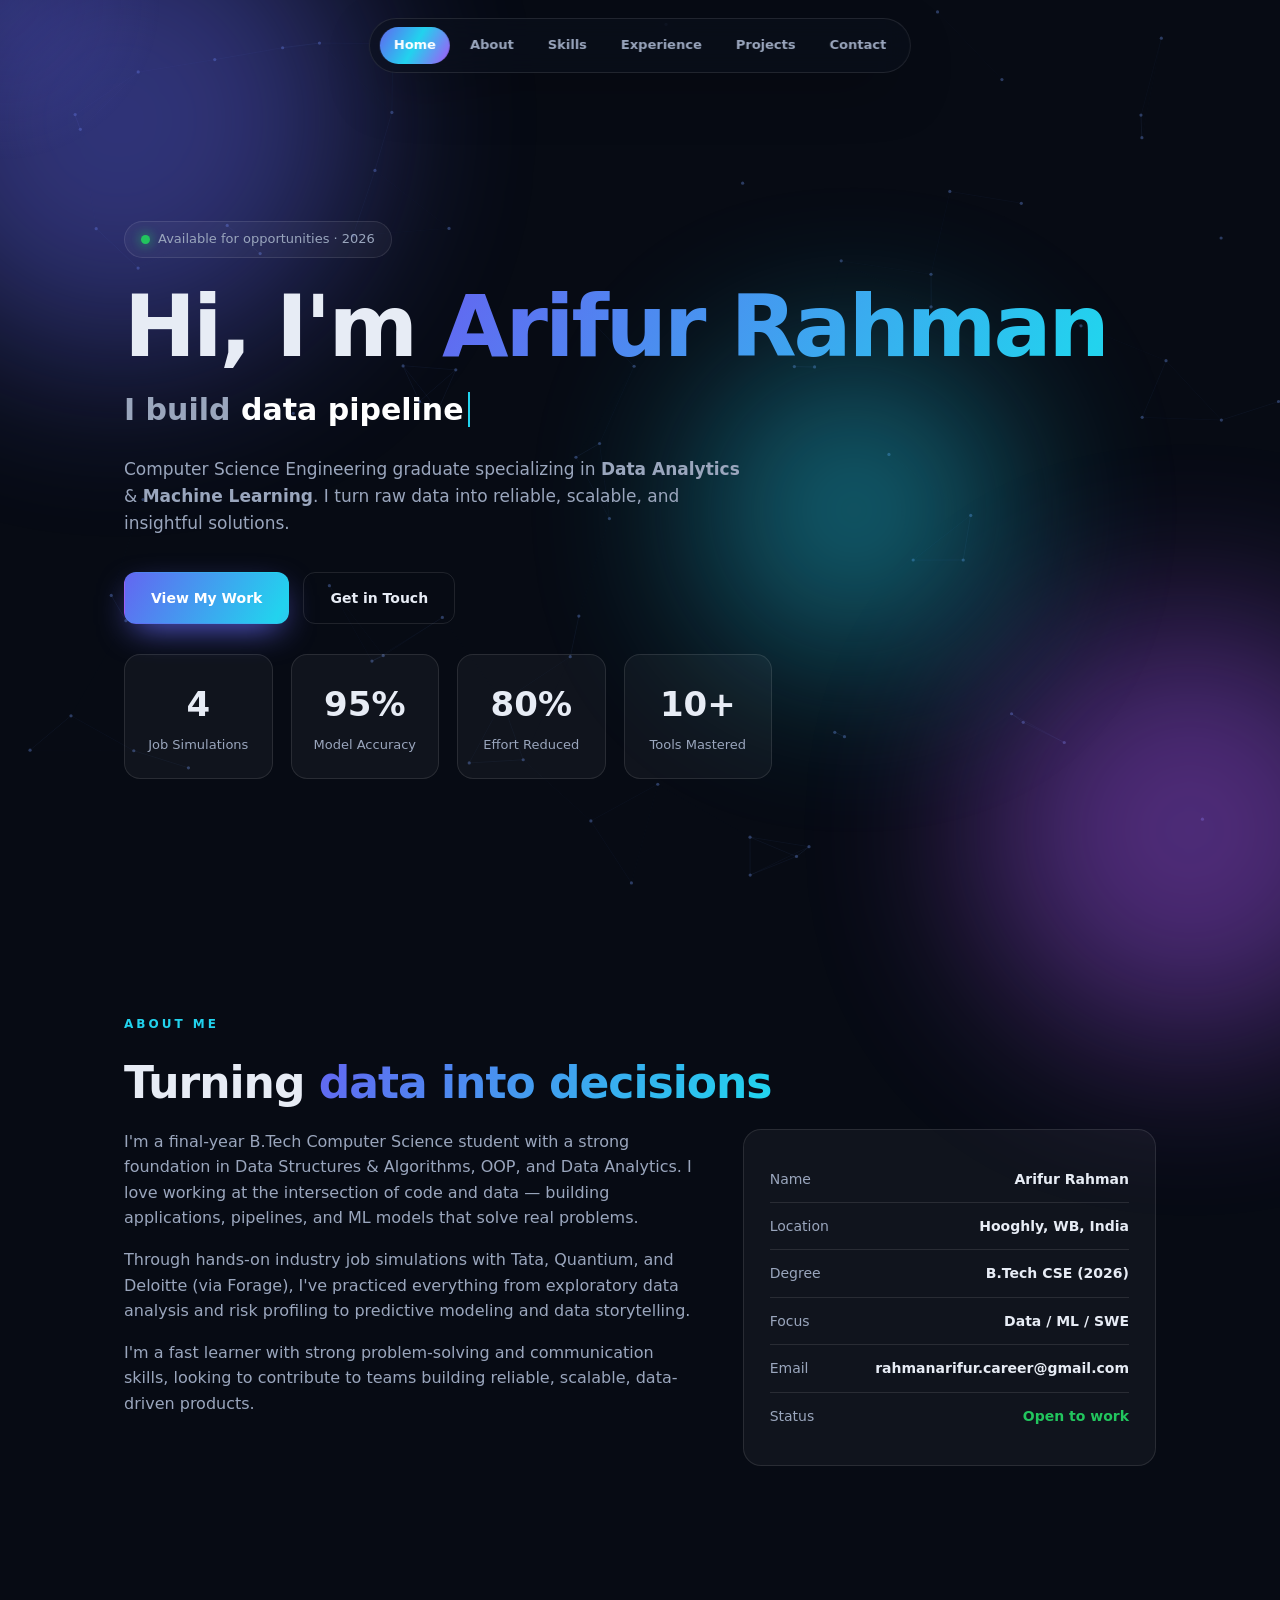
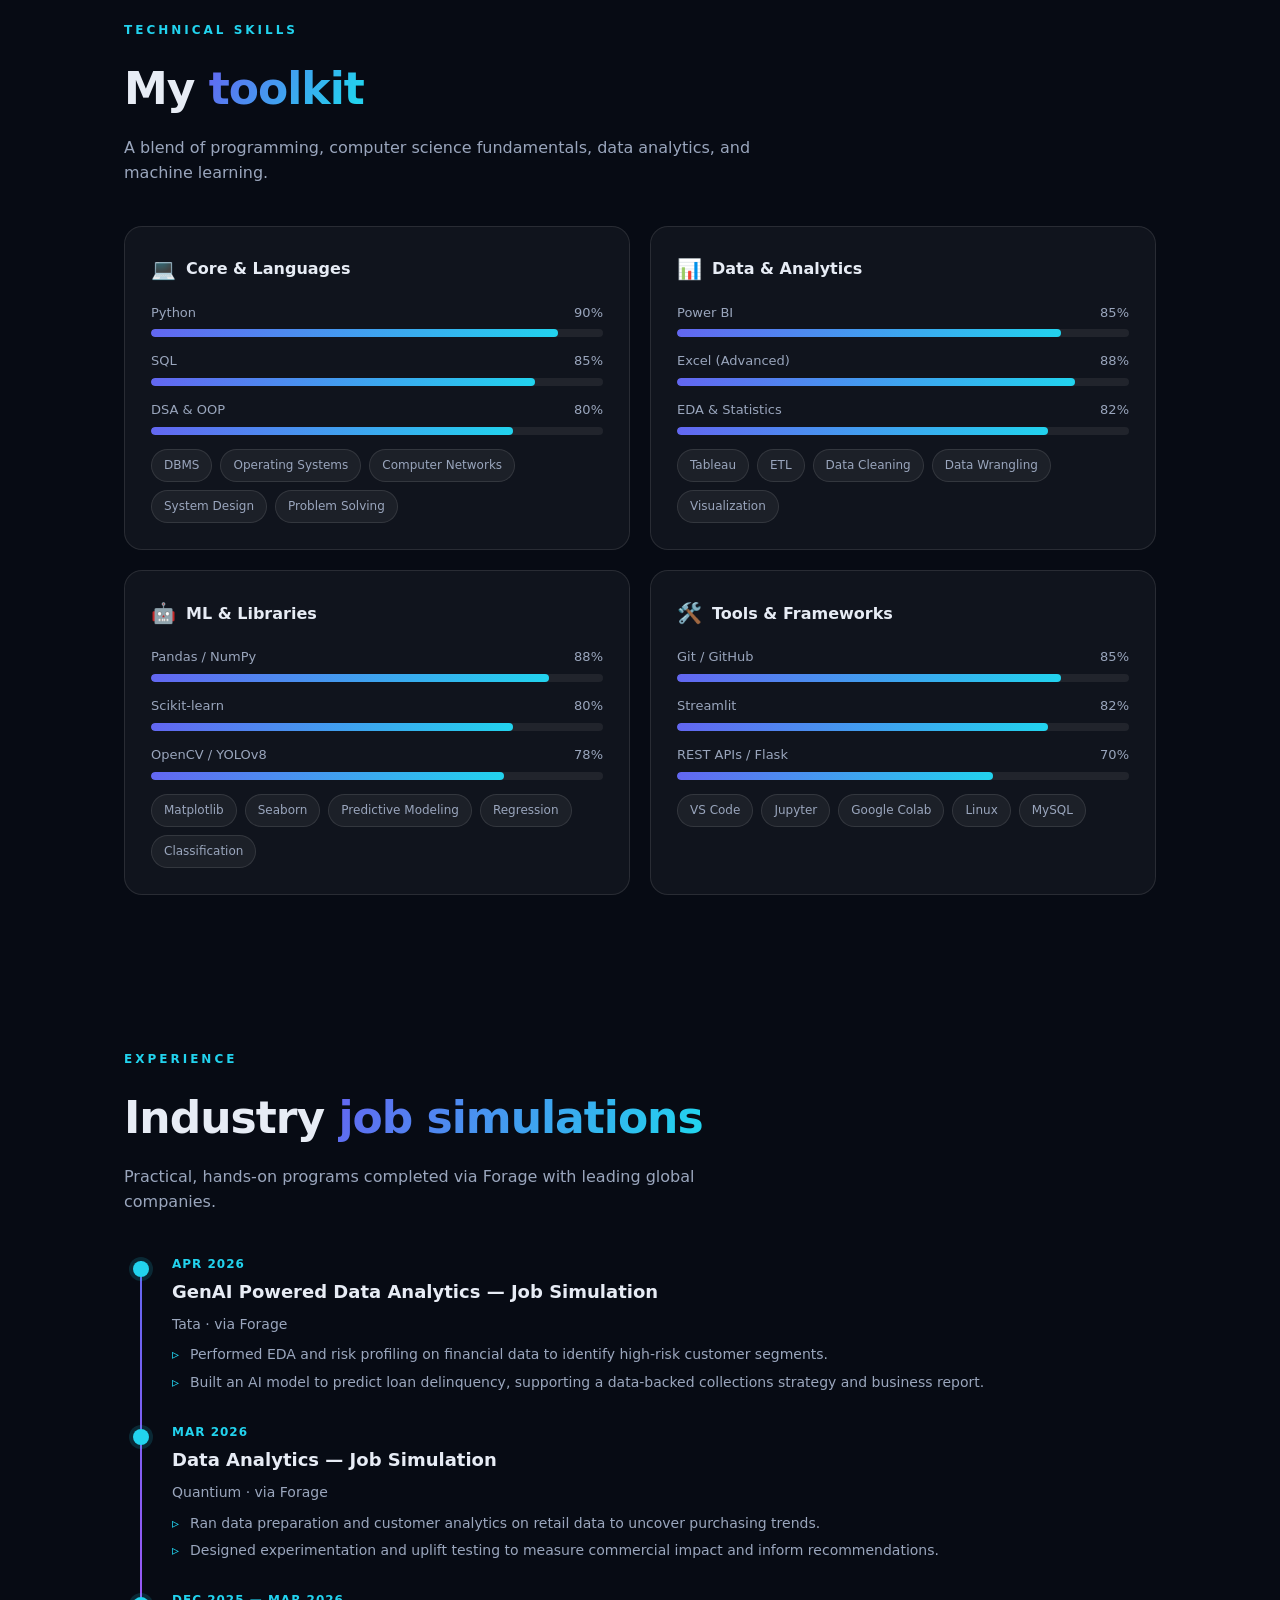
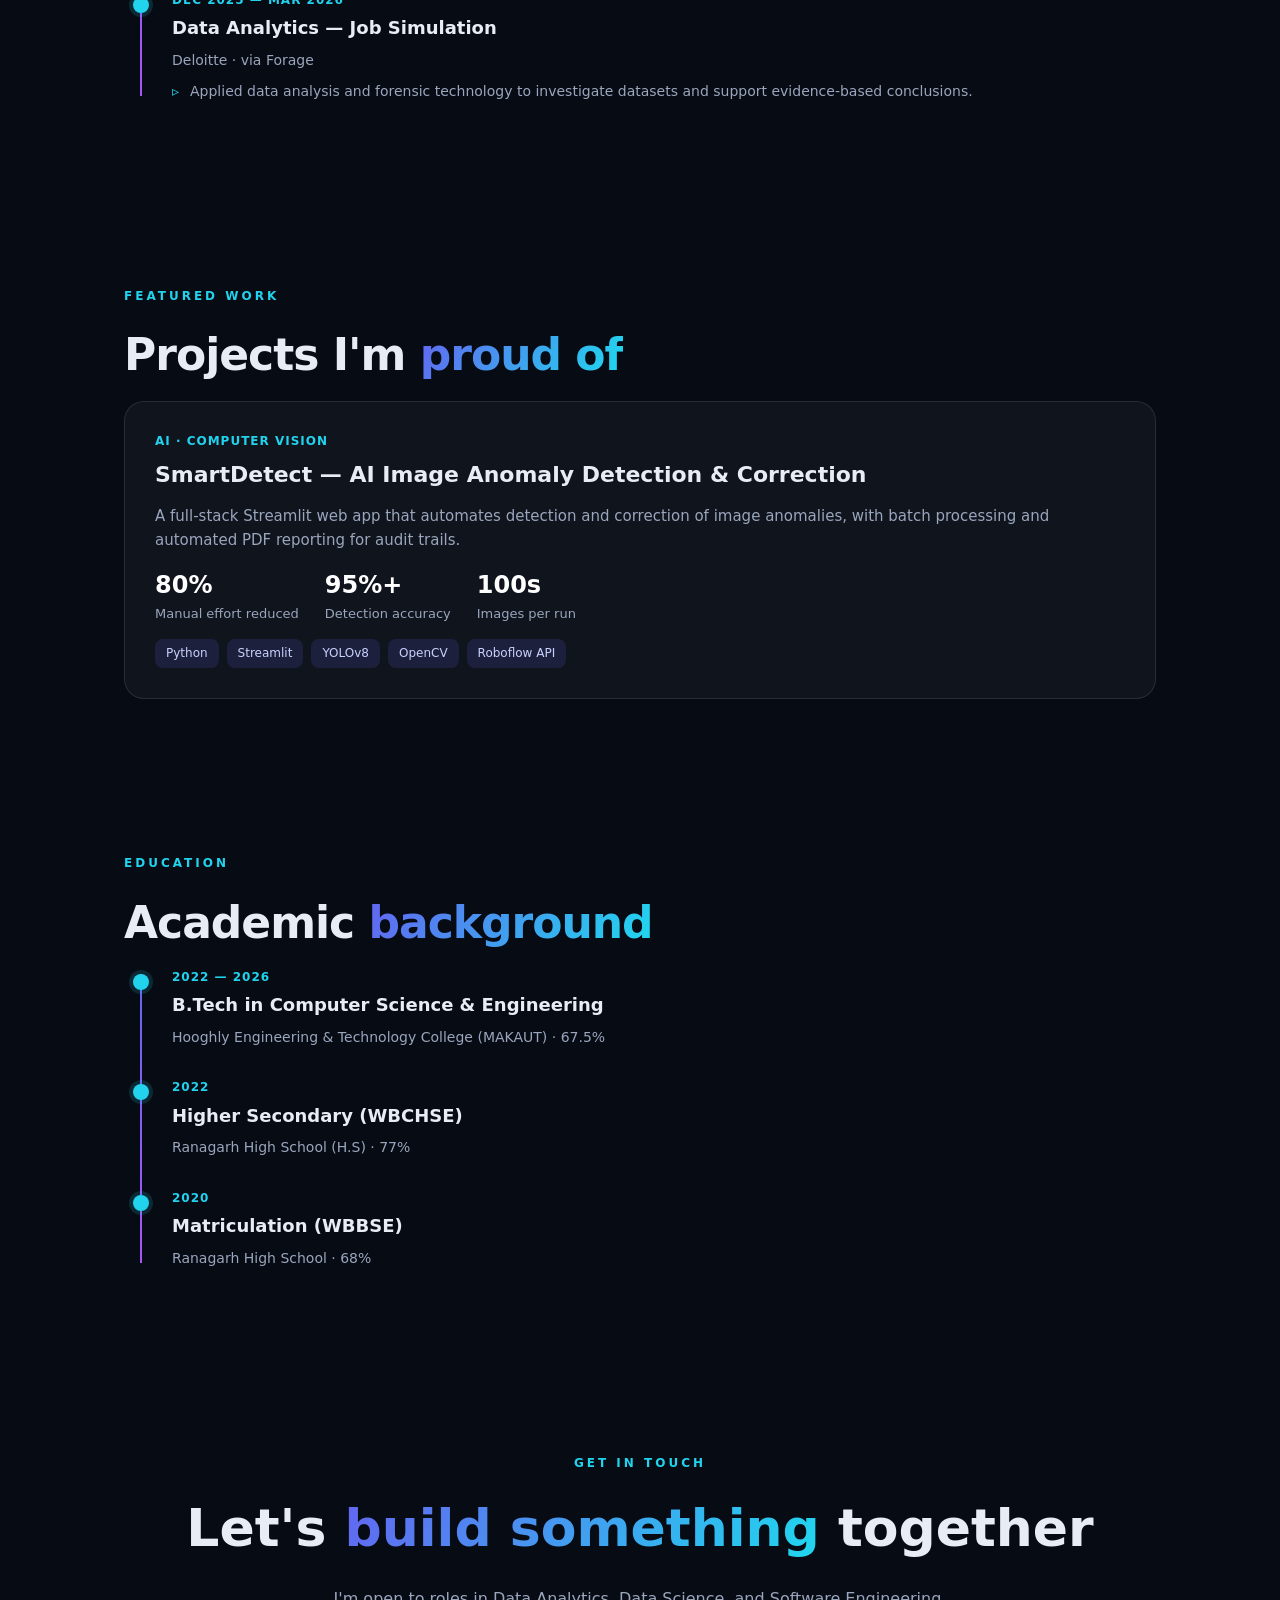
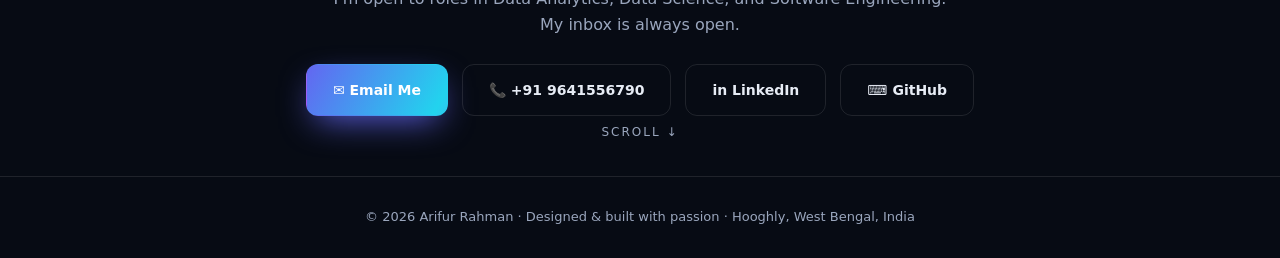
<file: index.html>
<!DOCTYPE html>
<html lang="en">
<head>
<meta charset="UTF-8">
<meta name="viewport" content="width=device-width, initial-scale=1.0">
<title>Arifur Rahman — Data & Software Portfolio</title>
<style>
:root{
  --bg:#070b14; --bg2:#0b1120; --panel:rgba(255,255,255,.04);
  --stroke:rgba(255,255,255,.10);
  --txt:#e7ecf5; --muted:#9aa6bd;
  --c1:#6366f1; --c2:#22d3ee; --c3:#a855f7; --c4:#f472b6;
  --grad:linear-gradient(120deg,var(--c1),var(--c2),var(--c3));
  --shadow:0 20px 60px -20px rgba(0,0,0,.7);
  font-family:'Segoe UI',system-ui,-apple-system,Arial,sans-serif;
}
*{margin:0;padding:0;box-sizing:border-box}
html{scroll-behavior:smooth}
body{background:var(--bg);color:var(--txt);overflow-x:hidden;line-height:1.6}
::selection{background:var(--c3);color:#fff}
/* scrollbar */
::-webkit-scrollbar{width:10px}
::-webkit-scrollbar-track{background:var(--bg2)}
::-webkit-scrollbar-thumb{background:var(--c1);border-radius:8px}

/* animated background canvas */
#bg-canvas{position:fixed;inset:0;z-index:0;opacity:.55}
.orb{position:fixed;border-radius:50%;filter:blur(90px);opacity:.45;z-index:0;animation:float 14s ease-in-out infinite}
.orb.a{width:480px;height:480px;background:var(--c1);top:-120px;left:-120px}
.orb.b{width:420px;height:420px;background:var(--c3);bottom:-140px;right:-120px;animation-delay:-5s}
.orb.c{width:300px;height:300px;background:var(--c2);top:40%;left:55%;animation-delay:-9s}
@keyframes float{0%,100%{transform:translate(0,0)}50%{transform:translate(40px,-50px)}}

/* scroll progress + cursor glow */
#progress{position:fixed;top:0;left:0;height:3px;width:0;background:var(--grad);z-index:999;box-shadow:0 0 14px var(--c2)}
#glow{position:fixed;width:380px;height:380px;border-radius:50%;background:radial-gradient(circle,rgba(99,102,241,.18),transparent 60%);pointer-events:none;z-index:1;transform:translate(-50%,-50%);transition:opacity .3s}

/* NAV */
nav{position:fixed;top:18px;left:50%;transform:translateX(-50%);z-index:100;display:flex;gap:6px;padding:8px 10px;background:rgba(10,15,28,.6);backdrop-filter:blur(14px);border:1px solid var(--stroke);border-radius:999px;box-shadow:var(--shadow)}
nav a{color:var(--muted);text-decoration:none;font-size:13px;font-weight:600;padding:8px 14px;border-radius:999px;transition:.25s;position:relative}
nav a:hover,nav a.active{color:#fff;background:var(--panel)}
nav a.active{background:var(--grad);color:#fff}
@media(max-width:640px){nav a{padding:7px 9px;font-size:11px}}

main{position:relative;z-index:2}
section{max-width:1080px;margin:0 auto;padding:110px 24px 40px}
.eyebrow{display:inline-block;font-size:12px;letter-spacing:3px;text-transform:uppercase;color:var(--c2);font-weight:700;margin-bottom:14px}
.sec-title{font-size:clamp(28px,4vw,44px);font-weight:800;margin-bottom:10px;letter-spacing:-1px}
.sec-sub{color:var(--muted);margin-bottom:40px;max-width:640px}
.gradient-text{background:var(--grad);-webkit-background-clip:text;background-clip:text;color:transparent;background-size:200%;animation:shift 6s linear infinite}
@keyframes shift{to{background-position:200%}}

/* HERO */
.hero{min-height:100vh;display:flex;flex-direction:column;justify-content:center;align-items:flex-start;padding-top:140px}
.hero .badge{display:inline-flex;align-items:center;gap:8px;font-size:13px;color:var(--muted);background:var(--panel);border:1px solid var(--stroke);padding:7px 16px;border-radius:999px;margin-bottom:26px}
.hero .dot{width:9px;height:9px;border-radius:50%;background:#22c55e;box-shadow:0 0 12px #22c55e;animation:pulse 1.8s infinite}
@keyframes pulse{0%,100%{opacity:1}50%{opacity:.3}}
.hero h1{font-size:clamp(42px,8vw,86px);font-weight:900;letter-spacing:-3px;line-height:.98;margin-bottom:18px}
.hero h2{font-size:clamp(20px,3vw,30px);font-weight:600;color:var(--muted);min-height:42px;margin-bottom:22px}
#typed{color:#fff;border-right:2px solid var(--c2);padding-right:4px}
.hero p.lead{max-width:620px;color:var(--muted);font-size:17px;margin-bottom:34px}
.cta{display:flex;gap:14px;flex-wrap:wrap}
.btn{padding:14px 26px;border-radius:12px;font-weight:700;font-size:14px;text-decoration:none;transition:.3s;border:1px solid transparent;cursor:pointer}
.btn.primary{background:var(--grad);background-size:200%;color:#fff;box-shadow:0 12px 34px -10px var(--c1)}
.btn.primary:hover{background-position:100%;transform:translateY(-3px)}
.btn.ghost{border-color:var(--stroke);color:var(--txt)}
.btn.ghost:hover{background:var(--panel);transform:translateY(-3px)}
.scroll-ind{position:absolute;bottom:34px;left:50%;transform:translateX(-50%);color:var(--muted);font-size:12px;letter-spacing:2px;animation:bob 2s infinite}
@keyframes bob{0%,100%{transform:translate(-50%,0)}50%{transform:translate(-50%,10px)}}

/* reveal */
.reveal{opacity:0;transform:translateY(40px);transition:.8s cubic-bezier(.2,.7,.2,1)}
.reveal.in{opacity:1;transform:none}
.reveal.d1{transition-delay:.1s}.reveal.d2{transition-delay:.2s}.reveal.d3{transition-delay:.3s}.reveal.d4{transition-delay:.4s}

/* stats */
.stats{display:grid;grid-template-columns:repeat(4,1fr);gap:18px;margin-top:30px}
@media(max-width:760px){.stats{grid-template-columns:repeat(2,1fr)}}
.stat{background:var(--panel);border:1px solid var(--stroke);border-radius:16px;padding:22px;text-align:center;transition:.3s}
.stat:hover{transform:translateY(-6px);border-color:var(--c2)}
.stat .num{font-size:34px;font-weight:900}
.stat .lbl{font-size:13px;color:var(--muted);margin-top:4px}

/* about */
.about-grid{display:grid;grid-template-columns:1.4fr 1fr;gap:40px;align-items:start}
@media(max-width:820px){.about-grid{grid-template-columns:1fr}}
.about-grid p{color:var(--muted);margin-bottom:16px}
.info-card{background:var(--panel);border:1px solid var(--stroke);border-radius:18px;padding:26px}
.info-row{display:flex;justify-content:space-between;padding:12px 0;border-bottom:1px solid var(--stroke);font-size:14px}
.info-row:last-child{border:0}
.info-row span:first-child{color:var(--muted)}
.info-row span:last-child{font-weight:600}

/* skills */
.skill-cats{display:grid;grid-template-columns:repeat(2,1fr);gap:20px}
@media(max-width:760px){.skill-cats{grid-template-columns:1fr}}
.skill-card{background:var(--panel);border:1px solid var(--stroke);border-radius:18px;padding:26px;transition:.3s}
.skill-card:hover{transform:translateY(-5px);box-shadow:var(--shadow);border-color:var(--c1)}
.skill-card h3{font-size:16px;margin-bottom:18px;display:flex;align-items:center;gap:10px}
.skill-card h3 .ic{font-size:20px}
.bar{margin-bottom:14px}
.bar .top{display:flex;justify-content:space-between;font-size:13px;margin-bottom:6px;color:var(--muted)}
.bar .track{height:8px;background:rgba(255,255,255,.07);border-radius:8px;overflow:hidden}
.bar .fill{height:100%;width:0;border-radius:8px;background:var(--grad);background-size:200%;transition:width 1.3s cubic-bezier(.2,.8,.2,1)}
.chips{display:flex;flex-wrap:wrap;gap:8px;margin-top:6px}
.chip{font-size:12px;padding:6px 12px;border-radius:999px;background:rgba(255,255,255,.05);border:1px solid var(--stroke);color:var(--muted);transition:.25s}
.chip:hover{color:#fff;border-color:var(--c2);transform:translateY(-2px)}

/* timeline */
.timeline{position:relative;margin-left:8px}
.timeline::before{content:'';position:absolute;left:8px;top:6px;bottom:6px;width:2px;background:linear-gradient(var(--c1),var(--c3))}
.tl-item{position:relative;padding-left:40px;margin-bottom:30px}
.tl-item::before{content:'';position:absolute;left:1px;top:6px;width:16px;height:16px;border-radius:50%;background:var(--c2);box-shadow:0 0 0 4px rgba(34,211,238,.15)}
.tl-item .when{font-size:12px;color:var(--c2);font-weight:700;letter-spacing:1px}
.tl-item h3{font-size:18px;margin:4px 0 6px}
.tl-item .org{color:var(--muted);font-size:14px;margin-bottom:8px}
.tl-item ul{list-style:none}
.tl-item li{color:var(--muted);font-size:14px;padding-left:18px;position:relative;margin-bottom:5px}
.tl-item li::before{content:'▹';position:absolute;left:0;color:var(--c2)}

/* projects */
.proj-grid{display:grid;grid-template-columns:1fr;gap:22px}
.proj{background:var(--panel);border:1px solid var(--stroke);border-radius:20px;padding:30px;position:relative;overflow:hidden;transition:.35s}
.proj::after{content:'';position:absolute;inset:0;background:var(--grad);opacity:0;transition:.35s;z-index:-1}
.proj:hover{transform:translateY(-6px);border-color:transparent;box-shadow:var(--shadow)}
.proj .ptag{font-size:12px;color:var(--c2);font-weight:700;letter-spacing:1px}
.proj h3{font-size:22px;margin:6px 0 12px}
.proj p{color:var(--muted);font-size:15px;margin-bottom:14px}
.proj .stack{display:flex;flex-wrap:wrap;gap:8px}
.proj .stack span{font-size:12px;background:rgba(99,102,241,.15);color:#c7d2fe;padding:5px 11px;border-radius:8px}
.metrics{display:flex;gap:26px;margin:14px 0}
.metrics div{font-size:13px;color:var(--muted)}
.metrics b{display:block;font-size:24px;color:#fff;font-weight:800}

/* contact */
.contact{text-align:center;padding-bottom:60px}
.contact h2{font-size:clamp(30px,5vw,52px);font-weight:900;margin-bottom:16px}
.contact-links{display:flex;justify-content:center;gap:14px;flex-wrap:wrap;margin-top:26px}
footer{text-align:center;padding:30px;color:var(--muted);font-size:13px;border-top:1px solid var(--stroke);position:relative;z-index:2}

/* back to top */
#top{position:fixed;bottom:26px;right:26px;width:48px;height:48px;border-radius:50%;background:var(--grad);color:#fff;border:none;font-size:20px;cursor:pointer;z-index:100;opacity:0;pointer-events:none;transition:.3s;box-shadow:var(--shadow)}
#top.show{opacity:1;pointer-events:auto}
#top:hover{transform:translateY(-4px)}
</style>
</head>
<body>
<div id="progress"></div>
<div id="glow"></div>
<canvas id="bg-canvas"></canvas>
<div class="orb a"></div><div class="orb b"></div><div class="orb c"></div>

<nav id="nav">
  <a href="#home" class="active">Home</a>
  <a href="#about">About</a>
  <a href="#skills">Skills</a>
  <a href="#experience">Experience</a>
  <a href="#projects">Projects</a>
  <a href="#contact">Contact</a>
</nav>

<main>
<!-- HERO -->
<section id="home" class="hero">
  <span class="badge"><span class="dot"></span> Available for opportunities · 2026</span>
  <h1>Hi, I'm <span class="gradient-text">Arifur Rahman</span></h1>
  <h2>I build <span id="typed"></span></h2>
  <p class="lead">Computer Science Engineering graduate specializing in <b>Data Analytics</b> & <b>Machine Learning</b>. I turn raw data into reliable, scalable, and insightful solutions.</p>
  <div class="cta">
    <a href="#projects" class="btn primary">View My Work</a>
    <a href="mailto:rahmanarifur.career@gmail.com" class="btn ghost">Get in Touch</a>
  </div>
  <div class="stats">
    <div class="stat"><div class="num" data-count="4">0</div><div class="lbl">Job Simulations</div></div>
    <div class="stat"><div class="num" data-count="95" data-suffix="%">0</div><div class="lbl">Model Accuracy</div></div>
    <div class="stat"><div class="num" data-count="80" data-suffix="%">0</div><div class="lbl">Effort Reduced</div></div>
    <div class="stat"><div class="num" data-count="10" data-suffix="+">0</div><div class="lbl">Tools Mastered</div></div>
  </div>
  <div class="scroll-ind">SCROLL ↓</div>
</section>

<!-- ABOUT -->
<section id="about">
  <span class="eyebrow reveal">About Me</span>
  <h2 class="sec-title reveal">Turning <span class="gradient-text">data into decisions</span></h2>
  <div class="about-grid">
    <div class="reveal d1">
      <p>I'm a final-year B.Tech Computer Science student with a strong foundation in Data Structures & Algorithms, OOP, and Data Analytics. I love working at the intersection of code and data — building applications, pipelines, and ML models that solve real problems.</p>
      <p>Through hands-on industry job simulations with Tata, Quantium, and Deloitte (via Forage), I've practiced everything from exploratory data analysis and risk profiling to predictive modeling and data storytelling.</p>
      <p>I'm a fast learner with strong problem-solving and communication skills, looking to contribute to teams building reliable, scalable, data-driven products.</p>
    </div>
    <div class="info-card reveal d2">
      <div class="info-row"><span>Name</span><span>Arifur Rahman</span></div>
      <div class="info-row"><span>Location</span><span>Hooghly, WB, India</span></div>
      <div class="info-row"><span>Degree</span><span>B.Tech CSE (2026)</span></div>
      <div class="info-row"><span>Focus</span><span>Data / ML / SWE</span></div>
      <div class="info-row"><span>Email</span><span>rahmanarifur.career@gmail.com</span></div>
      <div class="info-row"><span>Status</span><span style="color:#22c55e">Open to work</span></div>
    </div>
  </div>
</section>

<!-- SKILLS -->
<section id="skills">
  <span class="eyebrow reveal">Technical Skills</span>
  <h2 class="sec-title reveal">My <span class="gradient-text">toolkit</span></h2>
  <p class="sec-sub reveal">A blend of programming, computer science fundamentals, data analytics, and machine learning.</p>
  <div class="skill-cats">
    <div class="skill-card reveal d1">
      <h3><span class="ic">💻</span> Core & Languages</h3>
      <div class="bar"><div class="top"><span>Python</span><span>90%</span></div><div class="track"><div class="fill" data-w="90"></div></div></div>
      <div class="bar"><div class="top"><span>SQL</span><span>85%</span></div><div class="track"><div class="fill" data-w="85"></div></div></div>
      <div class="bar"><div class="top"><span>DSA & OOP</span><span>80%</span></div><div class="track"><div class="fill" data-w="80"></div></div></div>
      <div class="chips"><span class="chip">DBMS</span><span class="chip">Operating Systems</span><span class="chip">Computer Networks</span><span class="chip">System Design</span><span class="chip">Problem Solving</span></div>
    </div>
    <div class="skill-card reveal d2">
      <h3><span class="ic">📊</span> Data & Analytics</h3>
      <div class="bar"><div class="top"><span>Power BI</span><span>85%</span></div><div class="track"><div class="fill" data-w="85"></div></div></div>
      <div class="bar"><div class="top"><span>Excel (Advanced)</span><span>88%</span></div><div class="track"><div class="fill" data-w="88"></div></div></div>
      <div class="bar"><div class="top"><span>EDA & Statistics</span><span>82%</span></div><div class="track"><div class="fill" data-w="82"></div></div></div>
      <div class="chips"><span class="chip">Tableau</span><span class="chip">ETL</span><span class="chip">Data Cleaning</span><span class="chip">Data Wrangling</span><span class="chip">Visualization</span></div>
    </div>
    <div class="skill-card reveal d3">
      <h3><span class="ic">🤖</span> ML & Libraries</h3>
      <div class="bar"><div class="top"><span>Pandas / NumPy</span><span>88%</span></div><div class="track"><div class="fill" data-w="88"></div></div></div>
      <div class="bar"><div class="top"><span>Scikit-learn</span><span>80%</span></div><div class="track"><div class="fill" data-w="80"></div></div></div>
      <div class="bar"><div class="top"><span>OpenCV / YOLOv8</span><span>78%</span></div><div class="track"><div class="fill" data-w="78"></div></div></div>
      <div class="chips"><span class="chip">Matplotlib</span><span class="chip">Seaborn</span><span class="chip">Predictive Modeling</span><span class="chip">Regression</span><span class="chip">Classification</span></div>
    </div>
    <div class="skill-card reveal d4">
      <h3><span class="ic">🛠️</span> Tools & Frameworks</h3>
      <div class="bar"><div class="top"><span>Git / GitHub</span><span>85%</span></div><div class="track"><div class="fill" data-w="85"></div></div></div>
      <div class="bar"><div class="top"><span>Streamlit</span><span>82%</span></div><div class="track"><div class="fill" data-w="82"></div></div></div>
      <div class="bar"><div class="top"><span>REST APIs / Flask</span><span>70%</span></div><div class="track"><div class="fill" data-w="70"></div></div></div>
      <div class="chips"><span class="chip">VS Code</span><span class="chip">Jupyter</span><span class="chip">Google Colab</span><span class="chip">Linux</span><span class="chip">MySQL</span></div>
    </div>
  </div>
</section>

<!-- EXPERIENCE -->
<section id="experience">
  <span class="eyebrow reveal">Experience</span>
  <h2 class="sec-title reveal">Industry <span class="gradient-text">job simulations</span></h2>
  <p class="sec-sub reveal">Practical, hands-on programs completed via Forage with leading global companies.</p>
  <div class="timeline">
    <div class="tl-item reveal d1">
      <div class="when">APR 2026</div>
      <h3>GenAI Powered Data Analytics — Job Simulation</h3>
      <div class="org">Tata · via Forage</div>
      <ul>
        <li>Performed EDA and risk profiling on financial data to identify high-risk customer segments.</li>
        <li>Built an AI model to predict loan delinquency, supporting a data-backed collections strategy and business report.</li>
      </ul>
    </div>
    <div class="tl-item reveal d2">
      <div class="when">MAR 2026</div>
      <h3>Data Analytics — Job Simulation</h3>
      <div class="org">Quantium · via Forage</div>
      <ul>
        <li>Ran data preparation and customer analytics on retail data to uncover purchasing trends.</li>
        <li>Designed experimentation and uplift testing to measure commercial impact and inform recommendations.</li>
      </ul>
    </div>
    <div class="tl-item reveal d3">
      <div class="when">DEC 2025 — MAR 2026</div>
      <h3>Data Analytics — Job Simulation</h3>
      <div class="org">Deloitte · via Forage</div>
      <ul>
        <li>Applied data analysis and forensic technology to investigate datasets and support evidence-based conclusions.</li>
      </ul>
    </div>
  </div>
</section>

<!-- PROJECTS -->
<section id="projects">
  <span class="eyebrow reveal">Featured Work</span>
  <h2 class="sec-title reveal">Projects I'm <span class="gradient-text">proud of</span></h2>
  <div class="proj-grid">
    <div class="proj reveal d1">
      <div class="ptag">AI · COMPUTER VISION</div>
      <h3>SmartDetect — AI Image Anomaly Detection & Correction</h3>
      <p>A full-stack Streamlit web app that automates detection and correction of image anomalies, with batch processing and automated PDF reporting for audit trails.</p>
      <div class="metrics">
        <div><b>80%</b>Manual effort reduced</div>
        <div><b>95%+</b>Detection accuracy</div>
        <div><b>100s</b>Images per run</div>
      </div>
      <div class="stack"><span>Python</span><span>Streamlit</span><span>YOLOv8</span><span>OpenCV</span><span>Roboflow API</span></div>
    </div>
  </div>
</section>

<!-- EDUCATION -->
<section id="education">
  <span class="eyebrow reveal">Education</span>
  <h2 class="sec-title reveal">Academic <span class="gradient-text">background</span></h2>
  <div class="timeline">
    <div class="tl-item reveal d1">
      <div class="when">2022 — 2026</div>
      <h3>B.Tech in Computer Science & Engineering</h3>
      <div class="org">Hooghly Engineering & Technology College (MAKAUT) · 67.5%</div>
    </div>
    <div class="tl-item reveal d2">
      <div class="when">2022</div>
      <h3>Higher Secondary (WBCHSE)</h3>
      <div class="org">Ranagarh High School (H.S) · 77%</div>
    </div>
    <div class="tl-item reveal d3">
      <div class="when">2020</div>
      <h3>Matriculation (WBBSE)</h3>
      <div class="org">Ranagarh High School · 68%</div>
    </div>
  </div>
</section>

<!-- CONTACT -->
<section id="contact" class="contact">
  <span class="eyebrow reveal">Get In Touch</span>
  <h2 class="reveal">Let's <span class="gradient-text">build something</span> together</h2>
  <p class="sec-sub reveal" style="margin:14px auto 0">I'm open to roles in Data Analytics, Data Science, and Software Engineering. My inbox is always open.</p>
  <div class="contact-links reveal d1">
    <a href="mailto:rahmanarifur.career@gmail.com" class="btn primary">✉ Email Me</a>
    <a href="tel:+919641556790" class="btn ghost">📞 +91 9641556790</a>
    <a href="https://linkedin.com/in/your-handle" target="_blank" class="btn ghost">in LinkedIn</a>
    <a href="https://github.com/your-handle" target="_blank" class="btn ghost">⌨ GitHub</a>
  </div>
</section>
</main>

<footer>© 2026 Arifur Rahman · Designed & built with passion · Hooghly, West Bengal, India</footer>
<button id="top">↑</button>

<script>
/* typing effect */
const words=["data pipelines.","ML models.","dashboards.","smart apps.","insights."];
let wi=0,ci=0,del=false;const tEl=document.getElementById('typed');
function type(){const w=words[wi];tEl.textContent=del?w.slice(0,ci--):w.slice(0,ci++);
 if(!del&&ci===w.length+1){del=true;setTimeout(type,1300);return;}
 if(del&&ci<0){del=false;wi=(wi+1)%words.length;ci=0;}
 setTimeout(type,del?45:95);}
type();

/* scroll progress + back to top */
const prog=document.getElementById('progress'),topBtn=document.getElementById('top');
addEventListener('scroll',()=>{const h=document.documentElement;const p=h.scrollTop/(h.scrollHeight-h.clientHeight)*100;prog.style.width=p+'%';topBtn.classList.toggle('show',h.scrollTop>500);});
topBtn.onclick=()=>scrollTo({top:0,behavior:'smooth'});

/* cursor glow */
const glow=document.getElementById('glow');
addEventListener('mousemove',e=>{glow.style.left=e.clientX+'px';glow.style.top=e.clientY+'px';});

/* reveal + bars + counters via IntersectionObserver */
const io=new IntersectionObserver((es)=>{es.forEach(en=>{if(en.isIntersecting){en.target.classList.add('in');
 en.target.querySelectorAll&&en.target.querySelectorAll('.fill').forEach(f=>f.style.width=f.dataset.w+'%');
 io.unobserve(en.target);}});},{threshold:.15});
document.querySelectorAll('.reveal').forEach(el=>io.observe(el));
document.querySelectorAll('.skill-card').forEach(el=>io.observe(el));

/* counters */
const cio=new IntersectionObserver((es)=>{es.forEach(en=>{if(en.isIntersecting){const el=en.target,end=+el.dataset.count,suf=el.dataset.suffix||'';let n=0;const step=end/60;const t=setInterval(()=>{n+=step;if(n>=end){n=end;clearInterval(t);}el.textContent=Math.floor(n)+suf;},20);cio.unobserve(el);}});},{threshold:.5});
document.querySelectorAll('[data-count]').forEach(el=>cio.observe(el));

/* active nav */
const secs=[...document.querySelectorAll('section')],links=[...document.querySelectorAll('nav a')];
addEventListener('scroll',()=>{let cur='';secs.forEach(s=>{if(scrollY>=s.offsetTop-120)cur=s.id;});links.forEach(l=>l.classList.toggle('active',l.getAttribute('href')==='#'+cur));});

/* particle canvas */
const cv=document.getElementById('bg-canvas'),cx=cv.getContext('2d');let W,H,parts;
function resize(){W=cv.width=innerWidth;H=cv.height=innerHeight;parts=Array.from({length:Math.min(90,innerWidth/16)},()=>({x:Math.random()*W,y:Math.random()*H,vx:(Math.random()-.5)*.4,vy:(Math.random()-.5)*.4}));}
resize();addEventListener('resize',resize);
function draw(){cx.clearRect(0,0,W,H);for(let i=0;i<parts.length;i++){const p=parts[i];p.x+=p.vx;p.y+=p.vy;if(p.x<0||p.x>W)p.vx*=-1;if(p.y<0||p.y>H)p.vy*=-1;cx.beginPath();cx.arc(p.x,p.y,1.6,0,7);cx.fillStyle='rgba(120,160,255,.6)';cx.fill();for(let j=i+1;j<parts.length;j++){const q=parts[j],dx=p.x-q.x,dy=p.y-q.y,d=Math.hypot(dx,dy);if(d<120){cx.beginPath();cx.moveTo(p.x,p.y);cx.lineTo(q.x,q.y);cx.strokeStyle='rgba(120,160,255,'+(1-d/120)*.18+')';cx.stroke();}}}requestAnimationFrame(draw);}
draw();
</script>
</body>
</html>
</file>
